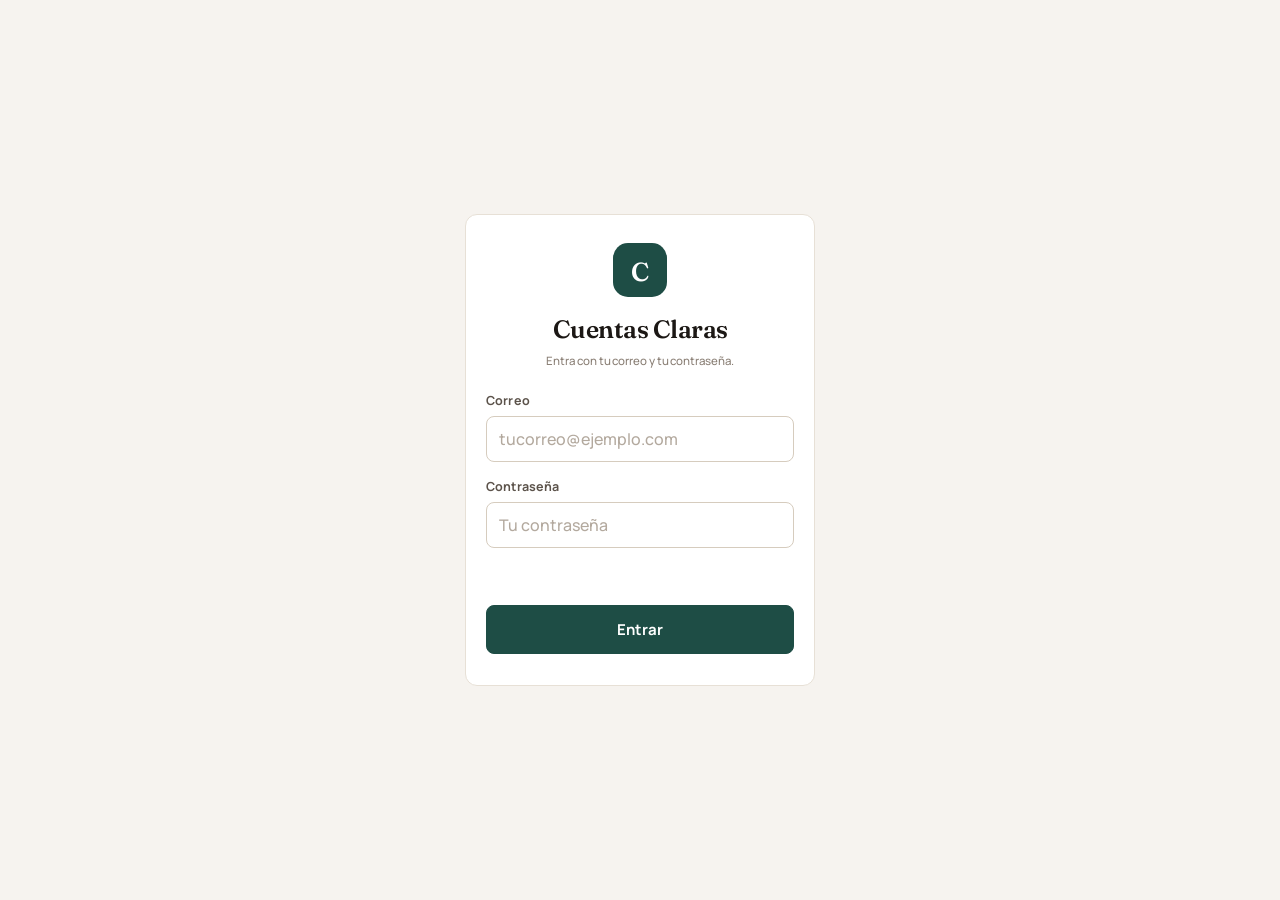
<file: index.html>
<!DOCTYPE html>
<html lang="es-CO">
<head>
<meta charset="utf-8">
<meta name="viewport" content="width=device-width, initial-scale=1, viewport-fit=cover">
<meta name="theme-color" content="#0f766e">
<title>Cuentas Claras</title>
<link rel="manifest" href="manifest.webmanifest">
<link rel="icon" href="icons/icon-192.png">
<link rel="apple-touch-icon" href="icons/icon-192.png">
<meta name="apple-mobile-web-app-capable" content="yes">
<meta name="apple-mobile-web-app-title" content="Cuentas Claras">
<link rel="stylesheet" href="tokens.css">
<link rel="stylesheet" href="styles.css">
</head>
<body>

<!-- ============ ENTRAR ============ -->
<!-- Se ve antes que nada: sin sesión no se carga ningún dato. -->
<div class="portada" id="pantallaEntrar" hidden>
  <div class="portada-caja">
    <span class="portada-ico">C</span>
    <h1>Cuentas Claras</h1>
    <p class="ayuda centro">Entra con tu correo y tu contraseña.</p>
    <form id="formEntrar" autocomplete="on">
      <label for="eCorreo">Correo</label>
      <input type="email" id="eCorreo" required autocomplete="username" inputmode="email" placeholder="tucorreo@ejemplo.com">

      <label for="eClave">Contraseña</label>
      <input type="password" id="eClave" required autocomplete="current-password" placeholder="Tu contraseña">

      <p class="ayuda" id="entrarAviso"></p>
      <button class="btn ancho" id="btnEntrar" type="submit">Entrar</button>
    </form>
  </div>
</div>

<div class="portada" id="cargando" hidden>
  <div class="portada-caja">
    <span class="portada-ico">C</span>
    <p class="ayuda centro">Cargando tus datos…</p>
  </div>
</div>

<p class="barra-sinred" id="barraSinRed" hidden></p>

<header class="topbar">
  <button class="selector-tienda" id="btnTienda" aria-label="Cambiar de tienda">
    <span class="st-ico" id="iconoTienda">C</span>
    <span class="st-txt">
      <span class="st-nombre" id="nombreTienda">Cuentas Claras</span>
      <span class="st-sub" id="tituloVista">Inventario</span>
    </span>
    <span class="st-caret"><svg width="15" height="15" viewBox="0 0 24 24" fill="none" stroke="currentColor" stroke-width="2.2" stroke-linecap="round" stroke-linejoin="round"><path d="m6 9 6 6 6-6"/></svg></span>
  </button>
  <button class="icon-btn" id="btnMenu" aria-label="Opciones">
    <svg width="21" height="21" viewBox="0 0 24 24" fill="none" stroke="currentColor" stroke-width="1.7" stroke-linecap="round"><path d="M4 7.5h8.5"/><path d="M17.5 7.5H20"/><circle cx="15" cy="7.5" r="2.3"/><path d="M4 16.5h2.5"/><path d="M11.5 16.5H20"/><circle cx="9" cy="16.5" r="2.3"/></svg>
  </button>
</header>

<main id="main">

  <!-- ============ INVENTARIO ============ -->
  <section class="vista" id="vista-inventario">
    <div class="totales">
      <div class="total-item">
        <span class="total-lbl">Invertido</span>
        <strong class="total-val" id="totInvertido">$0</strong>
        <span class="total-sub">precio de compra</span>
      </div>
      <div class="total-item">
        <span class="total-lbl">Si vendo todo</span>
        <strong class="total-val" id="totVenta">$0</strong>
        <span class="total-sub">precio de venta</span>
      </div>
      <div class="total-item destacado">
        <span class="total-lbl">Ganancia</span>
        <strong class="total-val" id="totGanancia">$0</strong>
        <span class="total-sub" id="totUnidades">0 unidades</span>
      </div>
    </div>
    <p class="nota-filtro" id="notaFiltro"></p>
    <p class="nota-sincosto" id="notaSinCosto"></p>

    <div class="barra-busqueda">
      <input type="search" id="buscar" placeholder="Buscar producto..." autocomplete="off">
      <select id="orden" aria-label="Ordenar">
        <option value="nombre">A - Z</option>
        <option value="precioDesc">Precio: mayor a menor</option>
        <option value="precioAsc">Precio: menor a mayor</option>
        <option value="unidades">Menos unidades</option>
        <option value="ganancia">Más ganancia</option>
        <option value="reciente">Más reciente</option>
      </select>
    </div>

    <div class="chips-cat" id="filtroCategorias"></div>

    <div id="listaInventario" class="lista"></div>
  </section>

  <!-- ============ VENTAS ============ -->
  <section class="vista oculto" id="vista-ventas">
    <div class="periodo" data-periodo-de="ventas"></div>
    <div class="totales">
      <div class="total-item">
        <span class="total-lbl">Vendido</span>
        <strong class="total-val" id="vtaTotal">$0</strong>
        <span class="total-sub" id="vtaUnidades">0 unidades</span>
      </div>
      <div class="total-item">
        <span class="total-lbl">Costo</span>
        <strong class="total-val" id="vtaCosto">$0</strong>
        <span class="total-sub">lo que te costó</span>
      </div>
      <div class="total-item destacado">
        <span class="total-lbl">Ganancia</span>
        <strong class="total-val" id="vtaGanancia">$0</strong>
        <span class="total-sub">de estas ventas</span>
      </div>
    </div>
    <p class="nota-sincosto" id="notaVentasSinCosto"></p>
    <div id="listaVentas" class="lista"></div>
  </section>

  <!-- ============ GASTOS ============ -->
  <section class="vista oculto" id="vista-gastos">
    <div class="periodo" data-periodo-de="gastos"></div>
    <div class="totales">
      <div class="total-item ancho rojo">
        <span class="total-lbl">Total de gastos</span>
        <strong class="total-val" id="gasTotal">$0</strong>
        <span class="total-sub" id="gasCantidad">0 registros</span>
      </div>
    </div>
    <div id="resumenCategorias" class="cat-resumen"></div>
    <div id="listaGastos" class="lista"></div>
  </section>

  <!-- ============ RESUMEN ============ -->
  <section class="vista oculto" id="vista-resumen">
    <div class="periodo" data-periodo-de="resumen"></div>

    <div class="tarjeta">
      <h2>Cómo te fue</h2>
      <table class="tabla-resumen">
        <tr><td>Ventas</td><td id="rsVentas">$0</td></tr>
        <tr><td>Costo de lo vendido</td><td id="rsCosto" class="neg">$0</td></tr>
        <tr class="sub"><td>Ganancia de las ventas</td><td id="rsBruta">$0</td></tr>
        <tr><td>Gastos</td><td id="rsGastos" class="neg">$0</td></tr>
        <tr class="final"><td>Te quedaron</td><td id="rsNeta">$0</td></tr>
      </table>
      <p class="nota-sincosto" id="notaResumenSinCosto"></p>
    </div>

    <div class="tarjeta">
      <h2>Lo que más vendiste</h2>
      <div id="topProductos" class="mini-lista"></div>
    </div>

    <div class="tarjeta">
      <h2>Tu inventario hoy</h2>
      <table class="tabla-resumen">
        <tr><td>Productos distintos</td><td id="rsProductos">0</td></tr>
        <tr><td>Unidades en total</td><td id="rsUnidades">0</td></tr>
        <tr><td>Invertido en mercancía</td><td id="rsInvertido">$0</td></tr>
        <tr class="sub"><td>Ganancia si vendes todo</td><td id="rsPotencial">$0</td></tr>
      </table>
    </div>

    <div class="tarjeta">
      <h2>Copia de seguridad</h2>
      <p class="ayuda">Tus datos viven en la nube y puedes abrirlos desde cualquier celular. Aun así, guarda una copia de vez en cuando: es tuya y no depende de nadie.</p>
      <p class="ayuda" id="estadoCopia"></p>
      <div class="fila-btns">
        <button class="btn secundario" id="btnExportar">Guardar copia</button>
        <button class="btn secundario" id="btnImportar">Restaurar copia</button>
      </div>
      <input type="file" id="archivoImportar" accept=".json,application/json" hidden>
    </div>
  </section>

</main>

<button class="fab" id="fab" aria-label="Añadir">
  <svg width="24" height="24" viewBox="0 0 24 24" fill="none" stroke="currentColor" stroke-width="2.1" stroke-linecap="round"><path d="M12 5.5v13"/><path d="M5.5 12h13"/></svg>
</button>

<nav class="tabs">
  <button class="tab activa" data-vista="inventario">
    <span class="tab-ico"><svg width="23" height="23" viewBox="0 0 24 24" fill="none" stroke="currentColor" stroke-width="1.6" stroke-linecap="round" stroke-linejoin="round"><path d="M3 8.2 12 3.6l9 4.6v7.6L12 20.4l-9-4.6z"/><path d="M3 8.2 12 12.8l9-4.6"/><path d="M12 12.8v7.6"/></svg></span>
    Inventario
  </button>
  <button class="tab" data-vista="ventas">
    <span class="tab-ico"><svg width="23" height="23" viewBox="0 0 24 24" fill="none" stroke="currentColor" stroke-width="1.6" stroke-linecap="round" stroke-linejoin="round"><path d="M6 3.2h12v17.6l-3-1.7-3 1.7-3-1.7-3 1.7z"/><path d="M9.4 8.4h5.2"/><path d="M9.4 12.4h5.2"/></svg></span>
    Ventas
  </button>
  <button class="tab" data-vista="gastos">
    <span class="tab-ico"><svg width="23" height="23" viewBox="0 0 24 24" fill="none" stroke="currentColor" stroke-width="1.6" stroke-linecap="round" stroke-linejoin="round"><path d="M3 7.6A2.6 2.6 0 0 1 5.6 5H18a2 2 0 0 1 2 2v10a2 2 0 0 1-2 2H5.6A2.6 2.6 0 0 1 3 16.4z"/><path d="M3 7.6h15"/><circle cx="16.4" cy="12" r="1.25"/></svg></span>
    Gastos
  </button>
  <button class="tab" data-vista="resumen">
    <span class="tab-ico"><svg width="23" height="23" viewBox="0 0 24 24" fill="none" stroke="currentColor" stroke-width="1.6" stroke-linecap="round" stroke-linejoin="round"><path d="M3.4 20.2h17.2"/><path d="M6.6 20.2V11"/><path d="M12 20.2V4.4"/><path d="M17.4 20.2v-6.4"/></svg></span>
    Resumen
  </button>
</nav>

<!-- ============ MODAL: PRODUCTO ============ -->
<div class="fondo-modal oculto" id="modalProducto">
  <div class="modal">
    <div class="modal-cab">
      <h2 id="tituloProducto">Nuevo producto</h2>
      <button class="icon-btn" data-cerrar aria-label="Cerrar"><svg width="20" height="20" viewBox="0 0 24 24" fill="none" stroke="currentColor" stroke-width="1.8" stroke-linecap="round"><path d="m6 6 12 12"/><path d="M18 6 6 18"/></svg></button>
    </div>
    <form id="formProducto" class="modal-cuerpo">
      <input type="hidden" id="pId">

      <label for="pNombre">Nombre del producto</label>
      <input type="text" id="pNombre" required placeholder="Ej: Labial Gege Bear" autocomplete="off">

      <div class="dos-columnas">
        <div>
          <label for="pCompra">Precio de compra</label>
          <input type="text" inputmode="numeric" id="pCompra" placeholder="No lo sé">
          <span class="ayuda">Opcional: déjalo vacío</span>
        </div>
        <div>
          <label for="pVenta">Precio de venta</label>
          <input type="text" inputmode="numeric" id="pVenta" placeholder="0" required>
          <span class="ayuda">Lo que cobras</span>
        </div>
      </div>

      <div class="aviso-ganancia" id="avisoGanancia">Ganas <strong>$0</strong> por unidad</div>

      <!-- Un producto sin tonos lleva unas unidades y ya. Si viene en varios
           tonos, cada tono lleva las suyas y esta casilla desaparece. -->
      <div class="dos-columnas" id="filaUnidades">
        <div>
          <label for="pUnidades">Unidades</label>
          <input type="number" id="pUnidades" min="0" step="1" value="1" inputmode="numeric">
        </div>
        <div>
          <label for="pMinimo">Avisar cuando queden</label>
          <input type="number" id="pMinimo" min="0" step="1" value="1" inputmode="numeric">
        </div>
      </div>

      <div id="bloqueMinimo" hidden>
        <label for="pMinimo2">Avisar cuando queden</label>
        <input type="number" id="pMinimo2" min="0" step="1" value="1" inputmode="numeric">
      </div>

      <label class="palanca" id="palancaTonos">
        <input type="checkbox" id="pTieneTonos">
        <span class="palanca-pista" aria-hidden="true"></span>
        <span class="palanca-txt">Viene en varios tonos</span>
      </label>
      <span class="ayuda">Para labiales, bases, esmaltes... Cada tono lleva sus propias unidades y se descuenta por separado al venderlo. Toca el cuadrito de la cámara para ponerle a cada tono su foto: es la que verá la clienta al elegirlo.</span>

      <div id="bloqueTonos" hidden>
        <div class="tonos-lista" id="listaTonos"></div>
        <button type="button" class="btn secundario ancho" id="btnAnadirTono">Añadir tono</button>
        <input type="file" id="archivoFotoTono" accept="image/*" hidden>
        <p class="ayuda" id="resumenTonos"></p>
      </div>

      <label for="pTienda">Tienda</label>
      <select id="pTienda"></select>
      <span class="ayuda">Cámbiala para mover el producto a otra tienda</span>

      <label for="pCategoria">Categoría (opcional)</label>
      <input type="text" id="pCategoria" list="categoriasProducto" placeholder="Ej: Aretes" autocomplete="off">
      <datalist id="categoriasProducto"></datalist>
      <span class="ayuda">Sirve para filtrar después: aretes, collares, labiales...</span>

      <datalist id="tonosProducto"></datalist>

      <label for="pNotas">Nota privada (opcional)</label>
      <textarea id="pNotas" rows="2" placeholder="Proveedor, color, presentación..."></textarea>
      <span class="ayuda">Solo la ves tú. Nunca sale en el catálogo.</span>

      <div class="aparte">
        <span class="aparte-tit">Catálogo público</span>

        <label class="palanca">
          <input type="checkbox" id="pPublicado">
          <span class="palanca-pista" aria-hidden="true"></span>
          <span class="palanca-txt">Mostrar este producto</span>
        </label>
        <span class="ayuda" id="pPublicadoAyuda"></span>

        <label for="pDescripcion">Descripción para el cliente (opcional)</label>
        <textarea id="pDescripcion" rows="2" placeholder="Material, medidas, cómo se usa..."></textarea>

        <label>Fotos</label>
        <div class="tira-fotos" id="pFotos"></div>
        <button type="button" class="btn secundario ancho" id="btnAnadirFoto">Añadir foto</button>
        <input type="file" id="archivoFoto" accept="image/*" hidden>
        <span class="ayuda">La primera foto es la que se ve en la lista. Sin fotos se muestra la inicial del producto.</span>
      </div>

      <div class="fila-btns">
        <button type="button" class="btn peligro" id="btnBorrarProducto" hidden>Borrar</button>
        <button type="submit" class="btn">Guardar</button>
      </div>
    </form>
  </div>
</div>

<!-- ============ MODAL: VENDER ============ -->
<div class="fondo-modal oculto" id="modalVenta">
  <div class="modal">
    <div class="modal-cab">
      <h2>Registrar venta</h2>
      <button class="icon-btn" data-cerrar aria-label="Cerrar"><svg width="20" height="20" viewBox="0 0 24 24" fill="none" stroke="currentColor" stroke-width="1.8" stroke-linecap="round"><path d="m6 6 12 12"/><path d="M18 6 6 18"/></svg></button>
    </div>
    <form id="formVenta" class="modal-cuerpo">
      <input type="hidden" id="vProductoId">
      <p class="producto-vendido" id="vNombre"></p>

      <div class="dos-columnas">
        <div>
          <label for="vCantidad">Cantidad</label>
          <div class="stepper">
            <button type="button" class="paso" data-paso="-1">&minus;</button>
            <input type="number" id="vCantidad" min="1" step="1" value="1" inputmode="numeric">
            <button type="button" class="paso" data-paso="1">+</button>
          </div>
          <span class="ayuda" id="vDisponible"></span>
        </div>
        <div>
          <label for="vPrecio">Precio de venta c/u</label>
          <input type="text" inputmode="numeric" id="vPrecio" required>
          <span class="ayuda">Cámbialo si diste rebaja</span>
        </div>
      </div>

      <div class="resumen-venta">
        <div><span>Total de la venta</span><strong id="vTotal">$0</strong></div>
        <div class="ganancia"><span>Tu ganancia</span><strong id="vGanancia">$0</strong></div>
      </div>

      <div class="fila-btns">
        <button type="submit" class="btn">Confirmar venta</button>
      </div>
    </form>
  </div>
</div>

<!-- ============ MODAL: GASTO ============ -->
<div class="fondo-modal oculto" id="modalGasto">
  <div class="modal">
    <div class="modal-cab">
      <h2 id="tituloGasto">Nuevo gasto</h2>
      <button class="icon-btn" data-cerrar aria-label="Cerrar"><svg width="20" height="20" viewBox="0 0 24 24" fill="none" stroke="currentColor" stroke-width="1.8" stroke-linecap="round"><path d="m6 6 12 12"/><path d="M18 6 6 18"/></svg></button>
    </div>
    <form id="formGasto" class="modal-cuerpo">
      <input type="hidden" id="gId">

      <label for="gMonto">Valor del gasto</label>
      <input type="text" inputmode="numeric" id="gMonto" placeholder="0" required>

      <label for="gCategoria">Categoría</label>
      <select id="gCategoria">
        <option>Mercancía</option>
        <option>Transporte / envíos</option>
        <option>Servicios (luz, agua, internet)</option>
        <option>Arriendo</option>
        <option>Publicidad</option>
        <option>Empaques y bolsas</option>
        <option>Personal</option>
        <option>Otro</option>
      </select>

      <label for="gDescripcion">Descripción (opcional)</label>
      <input type="text" id="gDescripcion" placeholder="Ej: Domicilio pedido Bogotá" autocomplete="off">

      <div class="dos-columnas">
        <div>
          <label for="gFecha">Fecha</label>
          <input type="date" id="gFecha" required>
        </div>
        <div>
          <label for="gProveedor">Proveedor (opcional)</label>
          <input type="text" id="gProveedor" autocomplete="off">
        </div>
      </div>

      <div class="fila-btns">
        <button type="button" class="btn peligro" id="btnBorrarGasto" hidden>Borrar</button>
        <button type="submit" class="btn">Guardar</button>
      </div>
    </form>
  </div>
</div>

<!-- ============ MODAL: TIENDAS ============ -->
<div class="fondo-modal oculto" id="modalTiendas">
  <div class="modal">
    <div class="modal-cab">
      <h2>Mis tiendas</h2>
      <button class="icon-btn" data-cerrar aria-label="Cerrar"><svg width="20" height="20" viewBox="0 0 24 24" fill="none" stroke="currentColor" stroke-width="1.8" stroke-linecap="round"><path d="m6 6 12 12"/><path d="M18 6 6 18"/></svg></button>
    </div>
    <div class="modal-cuerpo">
      <div id="listaTiendas" class="lista-tiendas"></div>
      <button class="btn secundario ancho" id="btnAnadirTienda">Añadir otra tienda</button>
      <p class="ayuda centro">Cada tienda tiene su propio inventario, sus ventas y sus gastos.<br>Son independientes entre sí.</p>
    </div>
  </div>
</div>

<!-- ============ MODAL: EDITAR TIENDA ============ -->
<div class="fondo-modal oculto" id="modalEditarTienda">
  <div class="modal">
    <div class="modal-cab">
      <h2 id="tituloEditarTienda">Editar tienda</h2>
      <button class="icon-btn" data-cerrar aria-label="Cerrar"><svg width="20" height="20" viewBox="0 0 24 24" fill="none" stroke="currentColor" stroke-width="1.8" stroke-linecap="round"><path d="m6 6 12 12"/><path d="M18 6 6 18"/></svg></button>
    </div>
    <form id="formTienda" class="modal-cuerpo">
      <input type="hidden" id="tId">

      <div class="previa-tienda" id="previaTienda">
        <span class="previa-ico" id="previaIco"></span>
        <span class="previa-nombre" id="previaNombre">Mi tienda</span>
      </div>

      <label for="tNombre">Nombre de la tienda</label>
      <input type="text" id="tNombre" required autocomplete="off" placeholder="Ej: Venusstore">

      <label>Color de la tienda</label>
      <div class="rejilla-colores" id="rejillaColores"></div>
      <span class="ayuda">El monograma sale de la inicial del nombre.</span>

      <div class="aparte">
        <span class="aparte-tit">Catálogo público</span>
        <label class="palanca">
          <input type="checkbox" id="tPublicada">
          <span class="palanca-pista" aria-hidden="true"></span>
          <span class="palanca-txt">Vender esta tienda en el catálogo</span>
        </label>
        <span class="ayuda">Si la apagas, todos sus productos desaparecen del catálogo de golpe, aunque estén marcados uno a uno.</span>
      </div>

      <div class="fila-btns">
        <button type="submit" class="btn">Guardar</button>
      </div>
    </form>
  </div>
</div>

<!-- ============ MENÚ ============ -->
<div class="fondo-modal oculto" id="modalMenu">
  <div class="modal">
    <div class="modal-cab">
      <h2>Opciones</h2>
      <button class="icon-btn" data-cerrar aria-label="Cerrar"><svg width="20" height="20" viewBox="0 0 24 24" fill="none" stroke="currentColor" stroke-width="1.8" stroke-linecap="round"><path d="m6 6 12 12"/><path d="M18 6 6 18"/></svg></button>
    </div>
    <div class="modal-cuerpo">
      <button class="btn secundario ancho" id="btnTiendaPublica">Tienda pública</button>
      <button class="btn secundario ancho" id="btnExportar2">Guardar copia de seguridad</button>
      <button class="btn secundario ancho" id="btnImportar2">Restaurar copia</button>
      <button class="btn secundario ancho" id="btnSalir">Cerrar sesión</button>
      <button class="btn peligro ancho" id="btnBorrarTodo">Borrar todos los datos</button>
      <p class="ayuda centro">Cuentas Claras &middot; v2.0<br>Tus datos viven en la nube, con tu cuenta.</p>
    </div>
  </div>
</div>

<!-- ============ TIENDA PÚBLICA ============ -->
<div class="fondo-modal oculto" id="modalPublica">
  <div class="modal">
    <div class="modal-cab">
      <h2>Tienda pública</h2>
      <button class="icon-btn" data-cerrar aria-label="Cerrar"><svg width="20" height="20" viewBox="0 0 24 24" fill="none" stroke="currentColor" stroke-width="1.8" stroke-linecap="round"><path d="m6 6 12 12"/><path d="M18 6 6 18"/></svg></button>
    </div>
    <form id="formPublica" class="modal-cuerpo">
      <label for="cNombre">Nombre del catálogo</label>
      <input type="text" id="cNombre" placeholder="Ej: Lizzmar &amp; Venus" autocomplete="off">
      <span class="ayuda">Es el título grande que ve el cliente al entrar.</span>

      <label for="cWhatsapp">WhatsApp para los pedidos</label>
      <input type="tel" id="cWhatsapp" inputmode="tel" placeholder="300 123 4567" autocomplete="off">
      <span class="ayuda">El número al que llegan los pedidos. Si es colombiano de 10 dígitos, el 57 se añade solo.</span>

      <label for="cSaludo">Cómo empieza el mensaje</label>
      <input type="text" id="cSaludo" placeholder="Hola, quiero pedir:" autocomplete="off">

      <label>Color del catálogo</label>
      <div class="rejilla-colores" id="coloresCatalogo"></div>

      <div class="fila-btns">
        <button type="submit" class="btn">Guardar</button>
      </div>

      <a class="btn secundario ancho centrado" id="verCatalogo" href="catalogo.html" target="_blank" rel="noopener">Ver el catálogo</a>
      <p class="ayuda centro" id="estadoPublica"></p>
    </form>
  </div>
</div>

<div class="aviso" id="aviso"></div>

<script src="vendor/supabase.js"></script>
<script src="supabase-config.js"></script>
<script src="datos.js"></script>
<script src="app.js"></script>
</body>
</html>
</file>
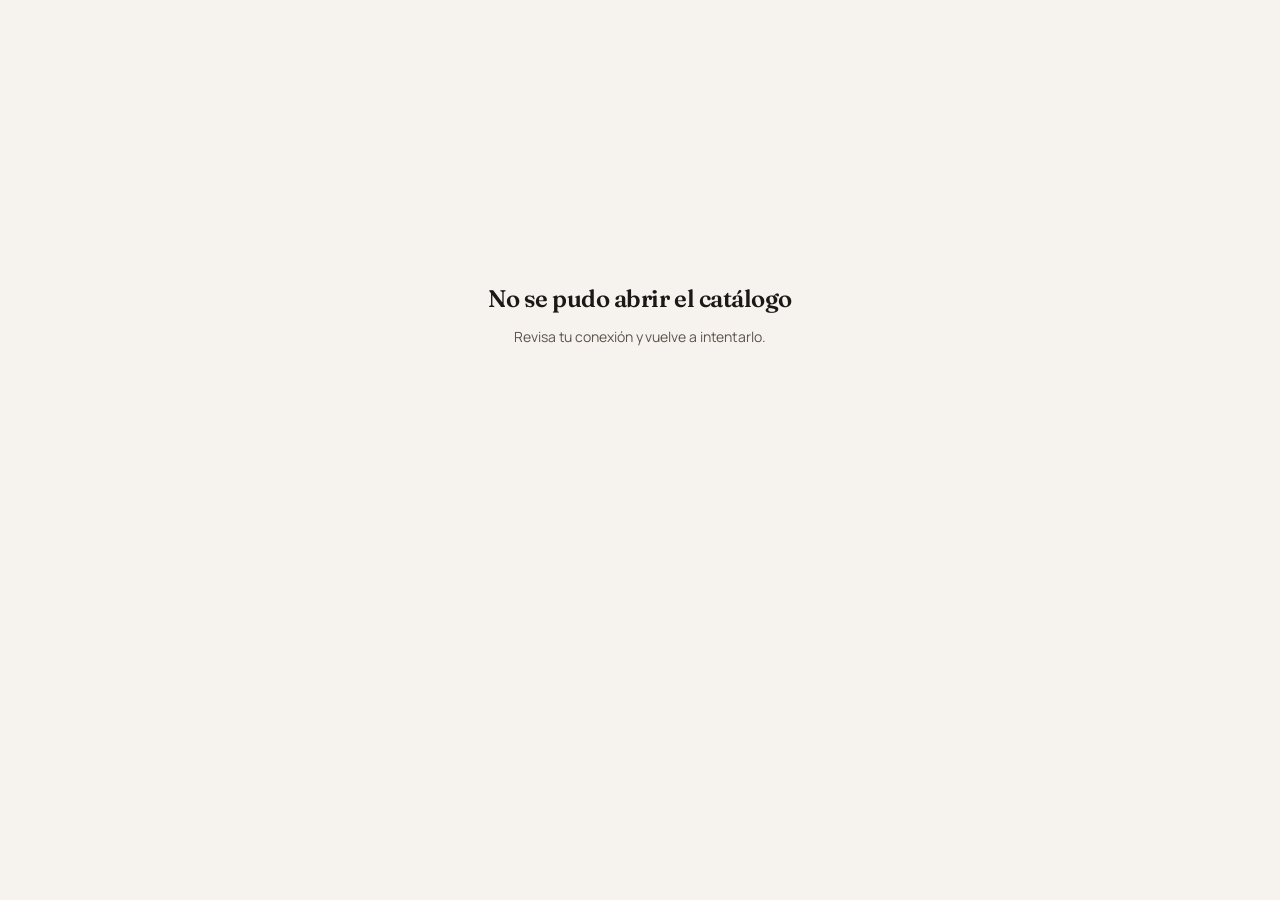
<file: catalogo.html>
<!DOCTYPE html>
<html lang="es-CO">
<head>
<meta charset="utf-8">
<meta name="viewport" content="width=device-width, initial-scale=1, viewport-fit=cover">
<meta name="theme-color" content="#f6f3ef">
<title>Catálogo</title>
<meta name="description" content="Catálogo de productos disponibles. Pide por WhatsApp.">
<link rel="icon" href="icons/icon-192.png">
<link rel="stylesheet" href="tokens.css">
<link rel="stylesheet" href="catalogo.css">
</head>
<body>

<!-- Mientras cargan los productos, y por si algo falla. -->
<div class="estado" id="estado">
  <h2>Cargando…</h2>
</div>

<div id="tienda" hidden>

  <header class="cab">
    <span class="rotulo">Catálogo</span>
    <!-- El logo lleva los dos nombres dentro. Si la imagen no carga, el
         título vuelve a escribirse con tipografía. -->
    <h1 id="cabNombre"><img class="cab-logo" id="cabLogo" src="icons/logos.webp" alt="" width="900" height="418"></h1>
    <p class="cab-sub" id="cabSub">Elige lo que quieras y te llega el pedido por WhatsApp.</p>
  </header>

  <!-- Buscador y categorías viajan juntos al hacer scroll. -->
  <div class="barra-fija">
    <form class="buscador" id="formBuscar" role="search" autocomplete="off">
      <svg width="17" height="17" viewBox="0 0 24 24" fill="none" stroke="currentColor" stroke-width="1.8" stroke-linecap="round" aria-hidden="true"><circle cx="10.5" cy="10.5" r="6.5"/><path d="m15.5 15.5 5 5"/></svg>
      <input type="search" id="buscar" placeholder="Buscar en el catálogo" enterkeyhint="search" aria-label="Buscar en el catálogo">
      <button type="button" class="limpiar" id="limpiarBusqueda" aria-label="Borrar búsqueda" hidden>
        <svg width="15" height="15" viewBox="0 0 24 24" fill="none" stroke="currentColor" stroke-width="2" stroke-linecap="round"><path d="m6 6 12 12"/><path d="M18 6 6 18"/></svg>
      </button>
    </form>
    <nav class="filtros" id="filtros" aria-label="Categorías"></nav>
  </div>

  <main class="rejilla" id="rejilla"></main>

  <footer class="pie">
    <p class="pie-marca" id="pieNombre"></p>
    <p id="pieSub">Escríbenos por WhatsApp y coordinamos entrega y pago.</p>
  </footer>

</div>

<!-- Barra inferior: solo aparece cuando hay algo en el pedido. -->
<button class="barra-pedido" id="barraPedido" hidden>
  <span>
    <span class="rotulo" id="barraCuenta"></span>
    <b class="cifra" id="barraTotal"></b>
  </span>
  <span class="ver">Ver pedido</span>
</button>

<!-- Para escribir por WhatsApp sin enviar ningún pedido. -->
<a class="wa-flotante" id="waContacto" target="_blank" rel="noopener" aria-label="Escríbenos por WhatsApp" hidden>
  <svg width="28" height="28" viewBox="0 0 24 24" fill="none" stroke="currentColor" stroke-width="1.7" stroke-linecap="round" stroke-linejoin="round" aria-hidden="true"><path d="M20.5 11.6a8.4 8.4 0 0 1-12.3 7.4L3.5 20.5l1.6-4.6A8.4 8.4 0 1 1 20.5 11.6z"/><path d="M8.8 8.4c.3-.6 1.2-.6 1.5 0l.6 1.2-.7 1a5 5 0 0 0 2.6 2.6l1-.7 1.2.6c.6.3.6 1.2 0 1.5-1.4.8-3.2.3-4.8-1.2S8 9.8 8.8 8.4z"/></svg>
</a>

<!-- ============ FICHA DE UN PRODUCTO ============ -->
<div class="hoja" id="hojaProducto" hidden>
  <div class="hoja-caja">
    <div class="hoja-cab">
      <h2>Producto</h2>
      <button class="cerrar" data-cerrar="hojaProducto" aria-label="Cerrar">
        <svg width="22" height="22" viewBox="0 0 24 24" fill="none" stroke="currentColor" stroke-width="1.7" stroke-linecap="round"><path d="m6 6 12 12"/><path d="M18 6 6 18"/></svg>
      </button>
    </div>
    <div id="fichaCuerpo"></div>
  </div>
</div>

<!-- ============ EL PEDIDO ============ -->
<div class="hoja" id="hojaPedido" hidden>
  <div class="hoja-caja">
    <div class="hoja-cab">
      <h2>Tu pedido</h2>
      <button class="cerrar" data-cerrar="hojaPedido" aria-label="Cerrar">
        <svg width="22" height="22" viewBox="0 0 24 24" fill="none" stroke="currentColor" stroke-width="1.7" stroke-linecap="round"><path d="m6 6 12 12"/><path d="M18 6 6 18"/></svg>
      </button>
    </div>
    <div id="pedidoCuerpo"></div>
  </div>
</div>

<!-- ============ UNA FOTO DE CERCA ============ -->
<div class="visor" id="visor" hidden>
  <img id="visorImg" alt="" draggable="false">
  <button class="visor-cerrar" id="visorCerrar" aria-label="Cerrar">
    <svg width="22" height="22" viewBox="0 0 24 24" fill="none" stroke="currentColor" stroke-width="1.8" stroke-linecap="round"><path d="m6 6 12 12"/><path d="M18 6 6 18"/></svg>
  </button>
  <p class="visor-ayuda">Pellizca o toca dos veces para acercar</p>
</div>

<script src="vendor/supabase.js"></script>
<script src="supabase-config.js"></script>
<script src="catalogo.js"></script>
</body>
</html>
</file>
<file: tokens.css>
/* ============================================================
   Cuentas Claras — tokens comunes
   Tipografías, paleta y radios que comparten el panel (styles.css)
   y el catálogo público (catalogo.css). Un solo sitio donde tocarlos,
   para que el monograma, el color de la barra de Android y el catálogo
   no se desincronicen nunca.
   Los hex de TEMAS en app.js tienen que coincidir con --marca de aquí.
   ============================================================ */

@font-face{
  font-family:'Fraunces';
  src:url('fonts/fraunces.woff2') format('woff2-variations'),
      url('fonts/fraunces.woff2') format('woff2');
  font-weight:500 700;
  font-display:swap;
  font-style:normal;
}
@font-face{
  font-family:'Manrope';
  src:url('fonts/manrope.woff2') format('woff2-variations'),
      url('fonts/manrope.woff2') format('woff2');
  font-weight:400 800;
  font-display:swap;
  font-style:normal;
}

:root{
  --serif:'Fraunces',Georgia,'Times New Roman',serif;
  --sans:'Manrope',system-ui,-apple-system,'Segoe UI',Roboto,sans-serif;

  /* Neutros cálidos: papel, no gris de plantilla. */
  --tinta:#1c1815;
  --tinta-media:#5c534b;
  --tinta-suave:#8a7f75;
  --papel:#f6f3ef;
  --tarjeta:#ffffff;
  --linea:#e7e0d6;
  --linea-fuerte:#d6ccbe;

  --rojo:#a03226;
  --rojo-suave:#f7e7e4;
  --ambar:#8a6414;
  --ambar-suave:#faf1dc;

  /* Tema por defecto; cada tienda lo reemplaza abajo. */
  --marca:#1e4d45;
  --marca-claro:#4c8a7c;
  --marca-suave:#dcebe6;
  --marca-tenue:#f0f6f4;

  --r-chico:8px;
  --r:12px;
  --r-grande:16px;
}

/* --- identidad por tienda: tonos profundos, no colores de paleta genérica --- */
body[data-tema="dorado"]{ --marca:#6b4f1d; --marca-claro:#a9863f; --marca-suave:#f0e6d2; --marca-tenue:#faf5ea; }
body[data-tema="rosa"]  { --marca:#7a2540; --marca-claro:#b85c7e; --marca-suave:#f6e3e9; --marca-tenue:#fcf2f5; }
body[data-tema="verde"] { --marca:#1e4d45; --marca-claro:#4c8a7c; --marca-suave:#dcebe6; --marca-tenue:#f0f6f4; }
body[data-tema="morado"]{ --marca:#43305e; --marca-claro:#7c63a3; --marca-suave:#e7dff2; --marca-tenue:#f4f0fa; }
body[data-tema="azul"]  { --marca:#1e3a5f; --marca-claro:#4e7ca8; --marca-suave:#dde8f2; --marca-tenue:#eff4f9; }
body[data-tema="coral"] { --marca:#7a2e22; --marca-claro:#b9604a; --marca-suave:#f5dfd9; --marca-tenue:#faefeb; }
</file>
<file: styles.css>
/* ============================================================
   Cuentas Claras — hoja de estilos
   Los tipos y la paleta viven en tokens.css, compartidos con el
   catálogo público. Aquí va solo la pantalla del panel.
   ============================================================ */

*{box-sizing:border-box;-webkit-tap-highlight-color:transparent}
html,body{margin:0;padding:0}

body{
  font-family:var(--sans);
  background:var(--papel);
  color:var(--tinta);
  font-size:16px;
  line-height:1.45;
  letter-spacing:-0.005em;
  padding-bottom:calc(78px + env(safe-area-inset-bottom));
  overscroll-behavior-y:contain;
  -webkit-font-smoothing:antialiased;
}

.oculto{display:none !important}

/* El atributo `hidden` tiene que ganar: varios bloques traen display:grid
   o display:flex, que si no lo dejarían visible. */
[hidden]{display:none !important}

/* Las cifras nunca bailan al cambiar de valor. */
.total-val,.mov-val,.item-cant,.tabla-resumen td:last-child,
.resumen-venta strong,.mini-fila b,.chip-cat b,.item-precios b{
  font-variant-numeric:tabular-nums lining-nums;
  font-feature-settings:'tnum' 1,'lnum' 1;
}

svg{display:block;flex:0 0 auto}

/* ================= barra superior ================= */
.topbar{
  position:sticky;top:0;z-index:30;
  background:var(--marca);
  color:#fff;
  padding:calc(10px + env(safe-area-inset-top)) 12px 10px 10px;
  display:flex;align-items:center;gap:8px;
  transition:background .28s ease;
}

.icon-btn{
  background:transparent;border:0;color:inherit;cursor:pointer;
  padding:8px;border-radius:10px;display:flex;align-items:center;justify-content:center;
  font-family:inherit;font-size:18px;line-height:1;
}
.icon-btn:active{background:rgba(0,0,0,.08)}
.topbar .icon-btn:active{background:rgba(255,255,255,.18)}

.selector-tienda{
  display:flex;align-items:center;gap:11px;
  background:transparent;border:0;border-radius:12px;
  padding:4px 8px 4px 4px;color:#fff;font-family:inherit;cursor:pointer;
  text-align:left;min-width:0;flex:1;
}
.selector-tienda:active{background:rgba(255,255,255,.14)}

/* Monograma: la inicial de la tienda, no un emoji. */
.st-ico{
  flex:0 0 auto;width:40px;height:40px;border-radius:11px;
  background:rgba(255,255,255,.16);
  border:1px solid rgba(255,255,255,.22);
  display:flex;align-items:center;justify-content:center;
  font-family:var(--serif);font-weight:600;font-size:19px;line-height:1;
  padding-top:2px;
}
.st-txt{display:flex;flex-direction:column;min-width:0;line-height:1.15;gap:2px}
.st-nombre{
  font-family:var(--serif);font-size:19px;font-weight:600;letter-spacing:-0.01em;
  white-space:nowrap;overflow:hidden;text-overflow:ellipsis;
}
.st-sub{font-size:10px;opacity:.75;text-transform:uppercase;letter-spacing:.14em;font-weight:700}
.st-caret{opacity:.7}

main{padding:14px 14px 8px;max-width:660px;margin:0 auto}

/* ================= tarjetas de totales ================= */
.totales{display:grid;grid-template-columns:1fr 1fr 1fr;gap:8px;margin-bottom:12px}
.total-item{
  background:var(--tarjeta);border:1px solid var(--linea);border-radius:var(--r);
  padding:11px 10px;display:flex;flex-direction:column;gap:3px;
}
.total-item.ancho{grid-column:1 / -1}
.total-item.destacado{background:var(--marca-tenue);border-color:var(--marca-suave)}
.total-item.rojo{background:var(--rojo-suave);border-color:#eed6d1}

.total-lbl{
  font-size:9.5px;color:var(--tinta-suave);text-transform:uppercase;
  letter-spacing:.13em;font-weight:800;
}
.total-val{font-size:17px;font-weight:800;word-break:break-word;letter-spacing:-0.02em}
.total-item.destacado .total-val{color:var(--marca)}
.total-item.rojo .total-val{color:var(--rojo)}
.total-sub{font-size:10px;color:var(--tinta-suave);font-weight:500}

/* ================= notas ================= */
.nota-sincosto,.nota-filtro{
  margin:-2px 0 12px;font-size:12px;line-height:1.4;
  border-radius:var(--r);padding:9px 11px;font-weight:500;
}
.nota-sincosto{color:var(--ambar);background:var(--ambar-suave);border:1px solid #f0e2c4}
.nota-filtro{color:var(--marca);background:var(--marca-tenue);border:1px solid var(--marca-suave);font-weight:600}
.nota-sincosto:empty,.nota-filtro:empty{display:none}

/* ================= búsqueda, orden, filtros ================= */
.barra-busqueda{display:flex;gap:8px;margin-bottom:10px}
.barra-busqueda input{flex:1;min-width:0}
.barra-busqueda select{flex:0 0 auto;max-width:44%}

input,select,textarea{
  width:100%;padding:11px 12px;font-size:16px;font-family:var(--sans);font-weight:500;
  border:1px solid var(--linea-fuerte);border-radius:var(--r-chico);
  background:#fff;color:var(--tinta);
  transition:border-color .15s,box-shadow .15s;
}
input::placeholder,textarea::placeholder{color:#b3a99e}
input:focus,select:focus,textarea:focus{
  outline:0;border-color:var(--marca-claro);
  box-shadow:0 0 0 3px color-mix(in srgb,var(--marca-claro) 18%,transparent);
}
textarea{resize:vertical;line-height:1.5}

.periodo,.chips-cat{
  display:flex;gap:6px;overflow-x:auto;margin-bottom:12px;padding-bottom:2px;
  -webkit-overflow-scrolling:touch;scrollbar-width:none;
}
.periodo::-webkit-scrollbar,.chips-cat::-webkit-scrollbar{display:none}
.chips-cat:empty{display:none}
.periodo button,.chips-cat button{
  flex:0 0 auto;padding:7px 14px;border-radius:999px;
  border:1px solid var(--linea-fuerte);background:#fff;
  font-size:13.5px;font-weight:600;color:var(--tinta-media);
  cursor:pointer;font-family:inherit;transition:all .15s;
}
.periodo button.activo{background:var(--marca);border-color:var(--marca);color:#fff}
.chips-cat button.activo{background:var(--marca-claro);border-color:var(--marca-claro);color:#fff}

/* ================= listas ================= */
.lista{display:flex;flex-direction:column;gap:8px}

.item{
  background:var(--tarjeta);border:1px solid var(--linea);border-radius:var(--r);
  padding:13px;position:relative;overflow:hidden;
}
.item.agotado{opacity:.72}
.item.agotado::before,.item.poco::before{
  content:'';position:absolute;left:0;top:0;bottom:0;width:3px;
}
.item.agotado::before{background:var(--rojo)}
.item.poco::before{background:var(--ambar)}

.item-cab{display:flex;justify-content:space-between;align-items:flex-start;gap:12px}
.item-nombre{
  font-family:var(--serif);font-weight:600;font-size:17px;letter-spacing:-0.01em;
  flex:1;word-break:break-word;line-height:1.25;
}
.item-cant{
  flex:0 0 auto;background:var(--marca-suave);color:var(--marca);
  font-weight:800;font-size:16px;border-radius:var(--r-chico);
  padding:5px 10px;text-align:center;min-width:54px;line-height:1.1;
}
.item.agotado .item-cant{background:var(--rojo-suave);color:var(--rojo)}
.item-cant small{
  display:block;font-size:8.5px;font-weight:800;text-transform:uppercase;
  opacity:.72;letter-spacing:.1em;margin-top:1px;
}

.item-precios{
  display:flex;flex-wrap:wrap;gap:3px 14px;margin-top:9px;
  font-size:12.5px;color:var(--tinta-suave);font-weight:500;
}
.item-precios b{color:var(--tinta);font-weight:700}
.item-precios .gana{color:var(--marca);font-weight:700}
.item-precios .sin-costo{color:var(--ambar);font-weight:600}

.item-cat{
  display:inline-block;margin-top:9px;font-size:10.5px;font-weight:700;
  background:var(--papel);color:var(--tinta-media);
  padding:3px 9px;border-radius:999px;border:1px solid var(--linea);
  text-transform:uppercase;letter-spacing:.06em;
}
.item-nota{margin-top:7px;font-size:12px;color:var(--tinta-suave);line-height:1.45}

.item-acciones{display:flex;gap:7px;margin-top:12px}
.item-acciones button{
  flex:1;padding:10px 6px;border-radius:var(--r-chico);
  border:1px solid var(--linea-fuerte);background:#fff;
  font-size:13.5px;font-weight:700;font-family:inherit;cursor:pointer;color:var(--tinta);
  transition:background .15s;
}
.item-acciones button:active{background:var(--papel)}
.item-acciones .vender{
  background:var(--marca);border-color:var(--marca);color:#fff;flex:1.7;
}
.item-acciones .vender:disabled{background:#e9e3da;border-color:#e9e3da;color:#a49a90}
.item-acciones .mas{flex:0 0 46px;display:flex;align-items:center;justify-content:center}

/* ================= movimientos ================= */
.mov{
  background:var(--tarjeta);border:1px solid var(--linea);border-radius:var(--r);
  padding:12px;display:flex;gap:11px;align-items:center;
}
.mov-txt{flex:1;min-width:0}
.mov-nombre{
  font-family:var(--serif);font-weight:600;font-size:15.5px;
  word-break:break-word;letter-spacing:-0.01em;
}
.mov-meta{font-size:11.5px;color:var(--tinta-suave);margin-top:2px;font-weight:500}
.mov-val{font-weight:800;font-size:15.5px;text-align:right;white-space:nowrap;letter-spacing:-0.02em}
.mov-val small{display:block;font-size:11px;font-weight:700;color:var(--marca-claro);margin-top:1px}
.mov-val.gasto{color:var(--rojo)}
.mov-borrar{
  background:transparent;border:0;color:var(--tinta-suave);cursor:pointer;
  padding:7px;border-radius:var(--r-chico);display:flex;
}
.mov-borrar:active{background:var(--papel);color:var(--tinta)}

.fecha-grupo{
  font-size:10.5px;font-weight:800;color:var(--tinta-suave);
  text-transform:uppercase;letter-spacing:.13em;margin:14px 2px 2px;
}
.fecha-grupo:first-child{margin-top:0}

/* ================= tarjetas de resumen ================= */
.tarjeta{
  background:var(--tarjeta);border:1px solid var(--linea);border-radius:var(--r);
  padding:16px;margin-bottom:12px;
}
.tarjeta h2{
  font-family:var(--serif);font-size:16px;margin:0 0 12px;
  color:var(--tinta);font-weight:600;letter-spacing:-0.01em;
}

.tabla-resumen{width:100%;border-collapse:collapse;font-size:14.5px}
.tabla-resumen td{padding:9px 0;border-bottom:1px solid var(--linea);font-weight:500;color:var(--tinta-media)}
.tabla-resumen td:last-child{text-align:right;font-weight:700;white-space:nowrap;color:var(--tinta)}
.tabla-resumen td.neg,.tabla-resumen td:last-child.neg{color:var(--rojo)}
.tabla-resumen tr.sub td{color:var(--marca);font-weight:700}
.tabla-resumen tr.sub td:last-child{color:var(--marca);font-weight:800}
.tabla-resumen tr.final td{
  border-bottom:0;border-top:1.5px solid var(--tinta);
  font-size:15px;font-weight:700;padding-top:11px;color:var(--tinta);
}
.tabla-resumen tr.final td:last-child{
  font-family:var(--serif);font-size:22px;font-weight:600;color:var(--marca);letter-spacing:-0.02em;
}
.tabla-resumen tr.final td.negativo,.tabla-resumen tr.final td:last-child.negativo{color:var(--rojo)}

.mini-lista{display:flex;flex-direction:column;gap:9px}
.mini-fila{display:flex;justify-content:space-between;gap:12px;font-size:14px;align-items:baseline}
.mini-fila span:first-child{flex:1;word-break:break-word;font-weight:500}
.mini-fila small{color:var(--tinta-suave);font-weight:600}
.mini-fila b{white-space:nowrap;color:var(--tinta);font-weight:700}

.cat-resumen{display:flex;flex-wrap:wrap;gap:6px;margin-bottom:12px}
.chip-cat{
  background:#fff;border:1px solid var(--linea);border-radius:999px;
  padding:6px 12px;font-size:12px;font-weight:600;color:var(--tinta-media);
}
.chip-cat b{color:var(--rojo);margin-left:5px;font-weight:800}

/* ================= vacíos ================= */
.vacio{text-align:center;padding:52px 24px;color:var(--tinta-suave)}
.vacio .emoji{
  display:flex;width:56px;height:56px;margin:0 auto 14px;
  align-items:center;justify-content:center;border-radius:16px;
  background:var(--marca-suave);color:var(--marca);
  font-family:var(--serif);font-size:24px;font-weight:600;
}
.vacio p{margin:5px 0;font-size:14.5px;font-weight:500}
.vacio p strong{
  font-family:var(--serif);font-size:18px;font-weight:600;
  color:var(--tinta);display:block;margin-bottom:3px;
}

/* ================= botones ================= */
.btn{
  background:var(--marca);color:#fff;border:1px solid var(--marca);border-radius:var(--r-chico);
  padding:13px 18px;font-size:15px;font-weight:700;font-family:inherit;cursor:pointer;flex:1;
  letter-spacing:-0.01em;transition:filter .15s;
}
.btn:active{filter:brightness(.9)}
.btn.secundario{background:#fff;color:var(--tinta);border-color:var(--linea-fuerte)}
.btn.peligro{background:#fff;color:var(--rojo);border-color:#e3c4bf}
.btn.ancho{width:100%;margin-bottom:9px;flex:none}
.fila-btns{display:flex;gap:9px;margin-top:20px}

.fab{
  position:fixed;right:16px;bottom:calc(88px + env(safe-area-inset-bottom));z-index:25;
  width:54px;height:54px;border-radius:17px;border:0;
  background:var(--marca);color:#fff;
  display:flex;align-items:center;justify-content:center;
  box-shadow:0 6px 20px -4px color-mix(in srgb,var(--marca) 55%,transparent);
  cursor:pointer;transition:transform .12s;
}
.fab:active{transform:scale(.93)}

/* ================= pestañas ================= */
.tabs{
  position:fixed;bottom:0;left:0;right:0;z-index:30;
  display:flex;background:rgba(255,255,255,.94);
  backdrop-filter:saturate(1.6) blur(12px);
  border-top:1px solid var(--linea);
  padding-bottom:env(safe-area-inset-bottom);
}
.tab{
  flex:1;background:transparent;border:0;padding:9px 2px 9px;
  font-size:10.5px;font-weight:700;color:var(--tinta-suave);cursor:pointer;font-family:inherit;
  display:flex;flex-direction:column;align-items:center;gap:4px;
  letter-spacing:.01em;position:relative;transition:color .18s;
}
.tab-ico{display:flex;opacity:.75;transition:opacity .18s}
.tab.activa{color:var(--marca)}
.tab.activa .tab-ico{opacity:1}
.tab.activa::before{
  content:'';position:absolute;top:0;left:50%;transform:translateX(-50%);
  width:26px;height:2.5px;border-radius:0 0 3px 3px;background:var(--marca);
}

/* ================= modales ================= */
.fondo-modal{
  position:fixed;inset:0;z-index:60;background:rgba(28,24,21,.42);
  backdrop-filter:blur(2px);
  display:flex;align-items:flex-end;justify-content:center;overflow-y:auto;
}
.modal{
  background:#fff;width:100%;max-width:660px;
  border-radius:var(--r-grande) var(--r-grande) 0 0;
  max-height:94vh;display:flex;flex-direction:column;
  animation:subir .22s cubic-bezier(.2,.8,.3,1);
}
@keyframes subir{from{transform:translateY(28px)}to{transform:translateY(0)}}

.modal-cab{
  display:flex;align-items:center;justify-content:space-between;
  padding:15px 12px 14px 18px;border-bottom:1px solid var(--linea);flex:0 0 auto;
}
.modal-cab h2{
  font-family:var(--serif);font-size:18px;margin:0;font-weight:600;letter-spacing:-0.01em;
}
.modal-cab .icon-btn{color:var(--tinta-suave)}

.modal-cuerpo{padding:18px 18px calc(26px + env(safe-area-inset-bottom));overflow-y:auto}
.modal-cuerpo label{
  display:block;font-size:11px;font-weight:800;color:var(--tinta-suave);
  margin:16px 0 6px;text-transform:uppercase;letter-spacing:.1em;
}
.modal-cuerpo label:first-of-type{margin-top:0}
.ayuda{display:block;font-size:11.5px;color:var(--tinta-suave);margin-top:5px;font-weight:500;line-height:1.45}
.ayuda.centro{text-align:center;margin-top:18px}
.ayuda.alerta{color:var(--rojo);font-weight:700}

.dos-columnas{display:grid;grid-template-columns:1fr 1fr;gap:12px}
.dos-columnas label{margin-top:16px}

.aviso-ganancia{
  margin-top:14px;padding:11px 13px;border-radius:var(--r-chico);
  background:var(--marca-tenue);border:1px solid var(--marca-suave);color:var(--marca);
  font-size:13.5px;text-align:center;font-weight:600;
}
.aviso-ganancia strong{font-weight:800}
.aviso-ganancia.mal{background:var(--rojo-suave);border-color:#eed6d1;color:var(--rojo)}

.producto-vendido{
  font-family:var(--serif);font-size:19px;font-weight:600;margin:0 0 4px;text-align:center;
  padding:14px;background:var(--marca-tenue);border:1px solid var(--marca-suave);
  border-radius:var(--r);color:var(--marca);letter-spacing:-0.01em;
}

.stepper{display:flex;align-items:center;gap:6px}
.stepper input{text-align:center;font-weight:800;font-size:18px;padding:9px 2px}
.paso{
  flex:0 0 42px;height:42px;border-radius:var(--r-chico);border:1px solid var(--linea-fuerte);
  background:#fff;cursor:pointer;color:var(--tinta);font-family:inherit;
  display:flex;align-items:center;justify-content:center;
}
.paso:active{background:var(--marca-suave)}

.resumen-venta{
  margin-top:18px;padding:14px;background:var(--papel);
  border:1px solid var(--linea);border-radius:var(--r);font-size:14px;
}
.resumen-venta div{display:flex;justify-content:space-between;padding:4px 0;align-items:baseline;gap:10px}
.resumen-venta span{color:var(--tinta-media);font-weight:500}
.resumen-venta .ganancia{
  border-top:1px solid var(--linea);margin-top:6px;padding-top:9px;
}
.resumen-venta .ganancia strong{color:var(--marca)}
.resumen-venta strong{font-size:17px;font-weight:800;letter-spacing:-0.02em;text-align:right}

/* ================= tiendas ================= */
.lista-tiendas{display:flex;flex-direction:column;gap:8px;margin-bottom:16px}
.tienda-fila{
  display:flex;align-items:center;gap:4px;
  border:1px solid var(--linea);border-radius:var(--r);padding:7px 8px 7px 10px;background:#fff;
}
.tienda-fila.activa{border-color:var(--tinta);border-width:1.5px}
.tienda-ico{
  flex:0 0 auto;width:40px;height:40px;border-radius:11px;
  display:flex;align-items:center;justify-content:center;
  font-family:var(--serif);font-size:18px;font-weight:600;color:#fff;padding-top:2px;
}
.tienda-nombre{
  flex:1;min-width:0;text-align:left;background:transparent;border:0;
  padding:6px 10px;font-family:var(--serif);font-size:16px;font-weight:600;
  color:var(--tinta);cursor:pointer;letter-spacing:-0.01em;
}
.tienda-nombre small{
  display:block;font-family:var(--sans);font-size:11.5px;font-weight:500;
  color:var(--tinta-suave);margin-top:2px;letter-spacing:0;
}
.tienda-fila .icon-btn{color:var(--tinta-suave);padding:8px}

/* editor de tienda */
.previa-tienda{
  display:flex;align-items:center;gap:12px;
  border-radius:var(--r);padding:16px;margin-bottom:4px;color:#fff;
  transition:background .2s ease;
}
.previa-ico{
  width:46px;height:46px;border-radius:13px;flex:0 0 auto;
  background:rgba(255,255,255,.18);border:1px solid rgba(255,255,255,.24);
  display:flex;align-items:center;justify-content:center;
  font-family:var(--serif);font-size:21px;font-weight:600;padding-top:2px;
}
.previa-nombre{
  font-family:var(--serif);font-size:20px;font-weight:600;
  word-break:break-word;min-width:0;letter-spacing:-0.01em;
}

.rejilla-colores{display:grid;grid-template-columns:repeat(6,1fr);gap:9px}
.rejilla-colores button{
  aspect-ratio:1;border:3px solid transparent;border-radius:50%;cursor:pointer;padding:0;
  background-clip:padding-box; /* el borde no se tiñe del color del botón */
  box-shadow:inset 0 0 0 1px rgba(0,0,0,.1);
  transition:transform .12s,box-shadow .12s;
}
/* El elegido lleva un anillo oscuro separado por un hueco claro: sobre un
   color oscuro, un borde oscuro no se distingue. */
.rejilla-colores button.activo{
  border-color:var(--tarjeta);
  box-shadow:0 0 0 2px var(--tinta), inset 0 0 0 1px rgba(0,0,0,.1);
  transform:scale(1.06);
}

/* ================= aviso flotante ================= */
.aviso{
  position:fixed;left:50%;transform:translateX(-50%) translateY(16px);
  bottom:calc(96px + env(safe-area-inset-bottom));z-index:80;
  background:var(--tinta);color:#fff;padding:11px 18px;border-radius:999px;
  font-size:13.5px;font-weight:600;box-shadow:0 8px 24px -6px rgba(28,24,21,.5);
  opacity:0;pointer-events:none;transition:opacity .2s,transform .2s;
  max-width:88vw;text-align:center;
}
.aviso.visible{opacity:1;transform:translateX(-50%) translateY(0)}

/* ================= pantallas anchas ================= */
@media (min-width:700px){
  .fondo-modal{align-items:center;padding:24px}
  .modal{border-radius:var(--r-grande)}
}

/* ================= entrar y estado de la conexión ================= */

/* Sin sesión iniciada no se ve nada de la app: ni cifras ni tiendas. */
body:not(.con-sesion) .topbar,
body:not(.con-sesion) #main,
body:not(.con-sesion) .fab,
body:not(.con-sesion) .tabs,
body:not(.con-sesion) .barra-sinred{display:none}

.portada{
  position:fixed;inset:0;z-index:60;
  background:var(--papel);
  display:flex;align-items:center;justify-content:center;
  padding:24px;
}
.portada[hidden]{display:none}

.portada-caja{
  width:100%;max-width:350px;
  background:var(--tarjeta);border:1px solid var(--linea);
  border-radius:var(--r);padding:28px 20px 22px;
}
.portada-ico{
  display:flex;align-items:center;justify-content:center;
  width:54px;height:54px;margin:0 auto;border-radius:15px;
  background:var(--marca);color:#fff;
  font-family:var(--serif);font-weight:600;font-size:26px;line-height:1;
  padding-top:3px;
}
.portada h1{
  font-family:var(--serif);font-size:25px;font-weight:600;
  letter-spacing:-0.02em;text-align:center;margin:14px 0 0;
}
.portada .ayuda.centro{margin-top:6px}
.portada form{margin-top:22px}
.portada label{
  display:block;font-size:12.5px;font-weight:700;color:var(--tinta-media);
  margin:16px 0 6px;letter-spacing:.01em;
}
.portada label:first-of-type{margin-top:0}
.portada .btn{margin-top:18px}
.portada #entrarAviso{min-height:17px;margin-top:10px}
.ayuda.mal{color:var(--rojo);font-weight:700}

/* Aviso de que se está mirando la copia guardada, no el servidor. */
.barra-sinred{
  position:sticky;top:0;z-index:31;margin:0;
  background:var(--ambar-suave);color:var(--ambar);
  border-bottom:1px solid #eadfc2;
  padding:7px 14px;font-size:12px;font-weight:700;text-align:center;
}
.barra-sinred[hidden]{display:none}

/* ================= catálogo público (controles del panel) ================= */

/* Bloque aparte dentro de un formulario: separa lo privado de lo que
   verá el cliente, sin sacarlo a otra pantalla. */
.aparte{
  margin-top:26px;padding:18px 15px 4px;
  border:1px solid var(--linea);border-radius:var(--r-chico);
  background:var(--marca-tenue);
}
.aparte-tit{
  display:block;font-size:10.5px;font-weight:800;text-transform:uppercase;
  letter-spacing:.16em;color:var(--marca);margin-bottom:14px;
}
.aparte label:first-of-type{margin-top:0}

/* Interruptor: dos filetes y un punto, sin degradados. */
.palanca{
  display:flex !important;align-items:center;gap:11px;cursor:pointer;
  margin:0 !important;font-size:14.5px !important;font-weight:700 !important;
  color:var(--tinta) !important;text-transform:none !important;letter-spacing:0 !important;
}
.palanca input{position:absolute;opacity:0;width:0;height:0}
.palanca-pista{
  flex:0 0 auto;width:44px;height:26px;border-radius:999px;
  border:1px solid var(--linea-fuerte);background:var(--tarjeta);
  position:relative;transition:background .15s,border-color .15s;
}
.palanca-pista::after{
  content:'';position:absolute;top:3px;left:3px;
  width:18px;height:18px;border-radius:50%;
  background:var(--linea-fuerte);transition:transform .15s,background .15s;
}
.palanca input:checked + .palanca-pista{background:var(--marca);border-color:var(--marca)}
.palanca input:checked + .palanca-pista::after{transform:translateX(18px);background:#fff}
.palanca input:focus-visible + .palanca-pista{
  box-shadow:0 0 0 3px color-mix(in srgb,var(--marca-claro) 30%,transparent);
}

/* Fotos del producto */
.tira-fotos{display:flex;flex-wrap:wrap;gap:8px;margin-bottom:10px}
.tira-fotos:empty{display:none}
.foto-mini{
  position:relative;width:70px;height:88px;
  border:1px solid var(--linea-fuerte);overflow:hidden;background:var(--tarjeta);
}
.foto-mini img{width:100%;height:100%;object-fit:cover;display:block}
.foto-mini .quitar{
  position:absolute;top:3px;right:3px;
  width:22px;height:22px;border-radius:50%;border:0;cursor:pointer;
  background:rgba(28,24,21,.72);color:#fff;
  display:flex;align-items:center;justify-content:center;padding:0;
}
.foto-mini.primera::before{
  content:'Portada';position:absolute;left:0;right:0;bottom:0;
  background:rgba(28,24,21,.72);color:#fff;
  font-size:8.5px;font-weight:800;letter-spacing:.1em;text-transform:uppercase;
  text-align:center;padding:3px 0;
}

.btn.centrado{display:flex;align-items:center;justify-content:center;text-decoration:none}

/* El tono, junto al nombre del producto en el inventario. */
.item-tono{
  display:inline-block;margin-left:7px;vertical-align:2px;
  font-family:var(--sans);font-size:10.5px;font-weight:800;
  letter-spacing:.09em;text-transform:uppercase;
  color:var(--marca);background:var(--marca-tenue);
  border:1px solid var(--marca-suave);border-radius:999px;
  padding:2px 7px;
}

/* ================= tonos dentro del producto ================= */

/* Una fila por tono: su nombre, sus unidades y la equis para quitarlo.
   Editar un producto con tonos no es editar varios productos. */
.tonos-lista{display:flex;flex-direction:column;gap:8px;margin:12px 0 10px}
.tono-fila{display:flex;gap:7px;align-items:center}
.tono-fila .tono-nombre{flex:1;min-width:0}
.tono-fila .tono-uds{flex:0 0 78px;text-align:center}
.tono-quitar{
  flex:0 0 auto;width:38px;height:38px;padding:0;
  display:flex;align-items:center;justify-content:center;
  background:#fff;border:1px solid var(--linea-fuerte);border-radius:var(--r-chico);
  color:var(--tinta-suave);cursor:pointer;
}
.tono-quitar:active{background:var(--rojo-suave);color:var(--rojo);border-color:#e3c4bf}

#palancaTonos{margin-top:18px !important}
#bloqueTonos{margin-bottom:4px}
#resumenTonos{margin-top:8px}

/* La foto de cada tono: un cuadrito al inicio de su fila. Vacío muestra
   una cámara; con foto, la miniatura y una equis para quitarla. */
.tono-foto{
  flex:0 0 auto;width:42px;height:42px;padding:0;position:relative;
  display:flex;align-items:center;justify-content:center;
  background:#fff;border:1px dashed var(--linea-fuerte);border-radius:var(--r-chico);
  color:var(--tinta-suave);cursor:pointer;
}
.tono-foto.con-foto{border-style:solid;border-color:var(--linea-fuerte);cursor:default}
.tono-foto-ver{
  width:100%;height:100%;padding:0;border:0;background:none;cursor:pointer;
  border-radius:calc(var(--r-chico) - 1px);overflow:hidden;
}
.tono-foto-ver img{width:100%;height:100%;object-fit:cover;display:block}
.tono-foto-quitar{
  position:absolute;top:-6px;right:-6px;width:19px;height:19px;padding:0;
  border-radius:50%;border:2px solid #fff;cursor:pointer;
  background:var(--tinta);color:#fff;
  display:flex;align-items:center;justify-content:center;
}
</file>
<file: catalogo.css>
/* ============================================================
   Catálogo público — hoja de estilos

   Sigue la misma idea que el panel, llevada a un catálogo impreso:
   Fraunces en grande, filetes de un píxel en vez de sombras, cifras
   tabulares, productos numerados. Nada de degradados ni tarjetas
   flotantes: el fondo es papel y lo que ordena la página son reglas.

   La paleta y los tipos vienen de tokens.css.
   ============================================================ */

*{box-sizing:border-box;-webkit-tap-highlight-color:transparent}
html,body{margin:0;padding:0}

body{
  font-family:var(--sans);
  background:var(--papel);
  color:var(--tinta);
  font-size:16px;
  line-height:1.45;
  letter-spacing:-0.005em;
  -webkit-font-smoothing:antialiased;
  padding-bottom:calc(84px + env(safe-area-inset-bottom));
}

.oculto{display:none !important}
[hidden]{display:none !important}
svg{display:block;flex:0 0 auto}

.cifra{font-variant-numeric:tabular-nums lining-nums;font-feature-settings:'tnum' 1,'lnum' 1}

/* Etiquetas pequeñas en versalita espaciada: el recurso que ordena
   toda la página sin necesidad de cajas ni colores. */
.rotulo{
  display:block;
  font-size:10px;font-weight:800;text-transform:uppercase;
  letter-spacing:.2em;color:var(--tinta-suave);
}

/* ================= portada ================= */

.cab{
  padding:clamp(34px,9vw,64px) var(--margen) clamp(22px,5vw,32px);
  border-bottom:1px solid var(--tinta);
}
:root{--margen:20px}
@media (min-width:640px){:root{--margen:40px}}

.cab h1{
  font-family:var(--serif);
  font-size:clamp(38px,12vw,72px);
  font-weight:600;
  line-height:.95;
  letter-spacing:-0.035em;
  margin:10px 0 0;
  text-wrap:balance;
}
/* El lockup de las dos marcas. Manda él: por eso el título de texto solo
   aparece si la imagen no carga. */
.cab h1{margin:0}
.cab-logo{
  display:block;width:100%;height:auto;
  max-width:440px;margin:6px 0 0;margin-left:-2%;
}

.cab-sub{
  margin:14px 0 0;max-width:34em;
  font-size:14px;color:var(--tinta-media);line-height:1.5;
}

/* ================= filtros ================= */

/* Buscador y categorías se quedan arriba al bajar por el catálogo. */
.barra-fija{position:sticky;top:0;z-index:20;background:var(--papel)}

/* El buscador es una línea para escribir, no una caja: la lupa, el texto
   y un filete debajo, como un renglón de formulario impreso. */
.buscador{
  display:flex;align-items:center;gap:10px;
  padding:13px var(--margen) 11px;
  border-bottom:1px solid var(--linea);
  color:var(--tinta-suave);
}
.buscador:focus-within{color:var(--marca)}
.buscador input{
  flex:1;min-width:0;border:0;background:none;outline:0;
  font:inherit;font-size:16px; /* 16px: el iPhone no hace zoom al tocarlo */
  color:var(--tinta);padding:3px 0;
  -webkit-appearance:none;appearance:none;border-radius:0;
}
.buscador input::placeholder{color:var(--tinta-suave)}
.buscador input::-webkit-search-cancel-button,
.buscador input::-webkit-search-decoration{-webkit-appearance:none;display:none}
.limpiar{
  flex:0 0 auto;background:none;border:0;cursor:pointer;
  color:var(--tinta-suave);padding:4px;margin:-4px -4px -4px 0;
}

/* Texto subrayado, no pastillas: se lee como un índice. */
.filtros{
  display:flex;gap:22px;overflow-x:auto;scrollbar-width:none;
  padding:0 var(--margen);
  border-bottom:1px solid var(--linea);
  background:var(--papel);
}
.filtros::-webkit-scrollbar{display:none}
.filtros button{
  flex:0 0 auto;background:none;border:0;cursor:pointer;
  font-family:inherit;font-size:13px;font-weight:700;
  color:var(--tinta-suave);
  padding:15px 0;
  border-bottom:2px solid transparent;
  margin-bottom:-1px;
  letter-spacing:.01em;
}
.filtros button.activo{color:var(--marca);border-bottom-color:var(--marca)}

/* ================= rejilla de productos ================= */

/* Las reglas de un píxel dibujan la retícula: los huecos entre
   columnas son líneas, no aire vacío. */
.rejilla{
  display:grid;
  grid-template-columns:repeat(2,1fr);
  gap:0;
  border-top:1px solid var(--linea);
  margin-top:-1px;
}
@media (min-width:760px){.rejilla{grid-template-columns:repeat(3,1fr)}}
@media (min-width:1080px){.rejilla{grid-template-columns:repeat(4,1fr)}}

.pieza{
  border-bottom:1px solid var(--linea);
  border-right:1px solid var(--linea);
  padding:16px var(--margen) 20px;
  display:flex;flex-direction:column;
}
.pieza-abrir{
  background:none;border:0;padding:0;width:100%;
  font:inherit;color:inherit;text-align:left;cursor:pointer;
  display:flex;flex-direction:column;
  -webkit-appearance:none;appearance:none;
}

/* Añadir sin abrir la ficha: va al pie de la tarjeta, alineado en la fila. */
.pieza-accion{margin-top:auto;padding-top:12px}
.pieza-anadir{
  width:100%;padding:10px 8px;cursor:pointer;
  background:none;border:1px solid var(--marca);color:var(--marca);
  font:inherit;font-size:13px;font-weight:700;letter-spacing:.02em;
}
.pieza-anadir:active{background:var(--marca);color:var(--papel)}
.pieza-contador{
  display:grid;grid-template-columns:1fr auto 1fr;align-items:stretch;
  border:1px solid var(--marca);background:var(--marca);color:var(--papel);
}
.pieza-contador button{
  height:38px;background:none;border:0;cursor:pointer;
  font:inherit;font-size:18px;color:inherit;
}
.pieza-contador button:disabled{opacity:.35;cursor:default}
.pieza-contador span{
  min-width:34px;display:flex;align-items:center;justify-content:center;
  font-size:14px;font-weight:700;
}
.rejilla .pieza:nth-child(2n){border-right:0}
@media (min-width:760px){
  .pieza{padding-left:18px;padding-right:18px}
  .rejilla .pieza:nth-child(2n){border-right:1px solid var(--linea)}
  .rejilla .pieza:nth-child(3n){border-right:0}
}
@media (min-width:1080px){
  .rejilla .pieza:nth-child(3n){border-right:1px solid var(--linea)}
  .rejilla .pieza:nth-child(4n){border-right:0}
}

.pieza-num{
  font-size:10px;font-weight:800;letter-spacing:.16em;
  color:var(--tinta-suave);margin-bottom:10px;
}

/* La foto, o su ausencia. Sin foto no hay hueco roto: hay una lámina
   con el monograma del producto, igual que las tiendas del panel. */
.lamina{
  position:relative;
  aspect-ratio:4/5;width:100%;
  background:var(--marca-tenue);
  border:1px solid var(--linea);
  overflow:hidden;
  display:flex;align-items:center;justify-content:center;
}
.lamina img{width:100%;height:100%;object-fit:cover;display:block}
.lamina-mono{
  font-family:var(--serif);font-weight:600;
  font-size:clamp(34px,11vw,54px);line-height:1;
  color:var(--marca);opacity:.32;
  padding-bottom:4px;
}
.agotada .lamina img{filter:grayscale(1);opacity:.45}
.agotada .lamina{background:var(--linea)}

.pieza-nom{
  font-family:var(--serif);
  font-size:17px;font-weight:600;line-height:1.2;
  letter-spacing:-0.015em;
  margin:13px 0 0;
  text-wrap:balance;
}
.pieza-precio{margin-top:5px;font-size:14.5px;font-weight:700}

/* Avisos de existencias: texto en versalita, sin globos de color. */
.pieza-aviso{margin-top:7px;font-size:10px;font-weight:800;letter-spacing:.14em;text-transform:uppercase}
.pieza-aviso.pocas{color:var(--ambar)}
.pieza-aviso.agotado{color:var(--tinta-suave)}
.pieza-aviso.tonos{color:var(--tinta-suave)}

.vacio{
  grid-column:1/-1;padding:60px var(--margen);text-align:center;
  color:var(--tinta-suave);font-size:14px;
}
.vacio p{margin:0 auto;max-width:28em}
.vacio p:first-child{font-family:var(--serif);font-size:19px;font-weight:600;color:var(--tinta);letter-spacing:-0.015em}
.vacio .vacio-sub{margin-top:10px;font-size:13.5px;line-height:1.5}
.vacio .btn-fino{max-width:280px;margin:18px auto 0}

/* ================= pantallas anchas =================
   En un computador grande la página no se estira de borde a borde: el
   contenido se queda en una columna centrada de 1240px, como la plana
   de un catálogo impreso. Las tarjetas no crecen sin control y la
   vista no tiene que ir de un extremo al otro de la pantalla. */

@media (min-width:760px){
  /* La portada va centrada, para que el logo no quede solo a un lado. */
  .cab{text-align:center}
  .cab-logo{margin:6px auto 0}
  .cab-sub{margin-left:auto;margin-right:auto}
  /* Las categorías también, sin dejar de poder deslizarse si no caben. */
  .filtros button:first-child{margin-left:auto}
  .filtros button:last-child{margin-right:auto}
}

@media (min-width:1320px){
  /* El margen crece lo que haga falta para que el contenido mida 1240px. */
  :root{--margen:max(40px, calc((100% - 1240px) / 2))}
  .rejilla{
    max-width:1240px;margin-left:auto;margin-right:auto;
    border-left:1px solid var(--linea);border-right:1px solid var(--linea);
  }
  .pie{text-align:center}
}

/* ================= pie ================= */

.pie{
  padding:40px var(--margen) 30px;
  border-top:1px solid var(--tinta);
  margin-top:-1px;
}
.pie p{margin:10px 0 0;font-size:13px;color:var(--tinta-media)}
.pie-marca{font-family:var(--serif);font-size:20px;font-weight:600;letter-spacing:-0.02em;margin:0}

/* ================= barra del pedido ================= */

/* El color de la tienda se reserva para lo que el cliente toca: el
   pedido, el botón de enviar, la categoría activa y el tono elegido.
   Los textos y las fotos siguen en negro sobre papel, así que la página
   no se convierte en un muestrario de colores. */

.barra-pedido{
  position:fixed;left:0;right:0;bottom:0;z-index:40;
  width:100%;border:0;cursor:pointer;font:inherit;text-align:left;
  background:var(--marca);color:var(--papel);
  padding:16px var(--margen) calc(16px + env(safe-area-inset-bottom));
  display:flex;align-items:center;justify-content:space-between;gap:16px;
}
.barra-pedido b{font-size:15px;font-weight:700}
.barra-pedido .rotulo{color:rgba(246,243,239,.62);margin-bottom:3px}
.barra-pedido span.ver{font-size:13px;font-weight:700;border-bottom:1.5px solid rgba(246,243,239,.5);padding-bottom:1px}

/* ================= hojas (producto y pedido) ================= */

.hoja{
  position:fixed;inset:0;z-index:50;
  background:rgba(28,24,21,.45);
  display:flex;align-items:flex-end;justify-content:center;
}
.hoja-caja{
  width:100%;max-width:560px;max-height:92vh;overflow-y:auto;
  background:var(--papel);
  border-top:1px solid var(--tinta);
  padding:0 var(--margen) calc(24px + env(safe-area-inset-bottom));
}
@media (min-width:640px){
  .hoja{align-items:center;padding:24px}
  .hoja-caja{border:1px solid var(--tinta);max-height:88vh}
}
.hoja-cab{
  position:sticky;top:0;background:var(--papel);z-index:2;
  display:flex;align-items:center;justify-content:space-between;gap:12px;
  padding:18px 0 14px;border-bottom:1px solid var(--linea);
}
.hoja-cab h2{font-family:var(--serif);font-size:20px;font-weight:600;letter-spacing:-0.02em;margin:0}
.cerrar{
  background:none;border:0;cursor:pointer;color:var(--tinta);
  padding:4px;margin:-4px -4px -4px 0;
}

/* --- ficha del producto --- */
.ficha-lamina{aspect-ratio:4/5;max-height:46vh;margin:20px auto 0;max-width:320px}
.con-zoom{padding:0;font:inherit;cursor:zoom-in;-webkit-appearance:none;appearance:none}
.lupa{
  position:absolute;right:8px;bottom:8px;
  width:30px;height:30px;display:flex;align-items:center;justify-content:center;
  background:rgba(246,243,239,.9);color:var(--tinta);border:1px solid var(--linea);
}

/* Las demás fotos, en fila bajo la grande. Cuadradas y con filete, como
   las contactos de una hoja de pruebas. */
.tiras{
  display:flex;gap:8px;overflow-x:auto;scrollbar-width:none;
  margin:10px auto 0;max-width:320px;padding-bottom:2px;
}
.tiras::-webkit-scrollbar{display:none}
.tira{
  flex:0 0 auto;width:56px;height:56px;padding:0;cursor:pointer;
  border:1px solid var(--linea-fuerte);background:var(--marca-tenue);
  opacity:.55;transition:opacity .12s,border-color .12s;
}
.tira img{width:100%;height:100%;object-fit:cover;display:block}
.tira.activa{opacity:1;border-color:var(--tinta)}
.ficha-nom{
  font-family:var(--serif);font-size:27px;font-weight:600;
  line-height:1.12;letter-spacing:-0.025em;margin:22px 0 0;
}
.ficha-precio{margin-top:8px;font-size:20px;font-weight:700}
.ficha-desc{margin:14px 0 0;font-size:14.5px;color:var(--tinta-media);line-height:1.55}
.ficha-cat{margin-top:16px}

/* Los tonos: rectángulos con filete, como las casillas de una ficha.
   El elegido se invierte; el agotado se tacha y no se puede pulsar. */
.tonos{display:flex;flex-wrap:wrap;gap:7px;margin-top:11px}
.tono-op{
  padding:9px 13px;cursor:pointer;font:inherit;
  font-size:13.5px;font-weight:700;letter-spacing:.01em;
  background:none;color:var(--tinta);
  border:1px solid var(--linea-fuerte);
  display:flex;align-items:baseline;gap:6px;
}
.tono-op.activo{background:var(--marca);border-color:var(--marca);color:var(--papel)}
/* Si el tono tiene foto, su botón la lleva en miniatura, redonda como
   una muestra de color. */
.tono-op{align-items:center}
.tono-mini{
  width:22px;height:22px;border-radius:50%;object-fit:cover;flex:0 0 auto;
  margin:-3px 0 -3px -4px;border:1px solid var(--linea-fuerte);
}
.tono-op.activo .tono-mini{border-color:var(--papel)}
.tono-op.sinexistencias .tono-mini{filter:grayscale(1);opacity:.5}
.tono-op small{
  font-size:9px;font-weight:800;text-transform:uppercase;letter-spacing:.12em;
  color:var(--tinta-suave);
}
.tono-op.sinexistencias{
  color:var(--tinta-suave);border-style:dashed;text-decoration:line-through;
  text-decoration-thickness:1px;
}
.tono-op.sinexistencias small{text-decoration:none}
.tono-op.sinexistencias.activo{
  background:none;color:var(--tinta-suave);border-color:var(--linea-fuerte);
}

.contador{
  display:flex;align-items:center;gap:0;
  border:1px solid var(--tinta);width:max-content;margin-top:22px;
}
.contador button{
  width:46px;height:46px;background:none;border:0;cursor:pointer;
  font:inherit;font-size:20px;color:var(--tinta);
  display:flex;align-items:center;justify-content:center;
}
.contador button:disabled{color:var(--linea-fuerte);cursor:default}
.contador span{
  min-width:52px;text-align:center;font-size:17px;font-weight:700;
  border-left:1px solid var(--tinta);border-right:1px solid var(--tinta);
  align-self:stretch;display:flex;align-items:center;justify-content:center;
}

/* --- la nota de venta --- */
/* Cada línea con puntos suspensivos entre el nombre y el precio, como
   una factura escrita a mano. */
.nota{margin:20px 0 0;border-top:1px solid var(--linea)}
.nota-linea{
  display:flex;align-items:baseline;gap:8px;
  padding:14px 0;border-bottom:1px solid var(--linea);
}
.nota-nom{font-family:var(--serif);font-size:16px;font-weight:600;letter-spacing:-0.01em}
.nota-cant{font-size:12px;color:var(--tinta-suave);font-weight:700;white-space:nowrap}
.nota-puntos{
  flex:1;border-bottom:1.5px dotted var(--linea-fuerte);
  transform:translateY(-4px);min-width:16px;
}
.nota-val{font-size:15px;font-weight:700;white-space:nowrap}
.nota-quitar{
  background:none;border:0;cursor:pointer;color:var(--tinta-suave);
  padding:4px;margin:-4px -4px -4px 2px;
}
.nota-total{
  display:flex;align-items:baseline;justify-content:space-between;gap:12px;
  padding:18px 0 0;
}
.nota-total b{font-size:23px;font-weight:800}

.btn-wa{
  display:flex;align-items:center;justify-content:center;gap:10px;
  width:100%;margin-top:22px;padding:17px 18px;
  background:var(--marca);color:var(--papel);
  border:1px solid var(--marca);cursor:pointer;
  font:inherit;font-size:15.5px;font-weight:700;
  letter-spacing:.01em;
}
.btn-wa:active{opacity:.85}
.btn-wa[disabled]{background:var(--linea);border-color:var(--linea-fuerte);color:var(--tinta-suave);cursor:default}
.btn-fino{
  display:block;width:100%;margin-top:12px;padding:13px;
  background:none;border:1px solid var(--linea-fuerte);cursor:pointer;
  font:inherit;font-size:13.5px;font-weight:700;color:var(--tinta-media);
}
.aclaracion{margin:14px 0 0;font-size:12px;color:var(--tinta-suave);line-height:1.5;text-align:center}

/* ================= carga y error ================= */

.estado{
  min-height:70vh;display:flex;flex-direction:column;
  align-items:center;justify-content:center;gap:10px;
  padding:40px var(--margen);text-align:center;
}
.estado h2{
  font-family:var(--serif);font-size:24px;font-weight:600;margin:0;
  letter-spacing:-0.02em;max-width:100%;text-wrap:balance;
}
.estado p{margin:0;font-size:14px;color:var(--tinta-media);max-width:26em}

/* ================= foto de cerca ================= */

.visor{
  position:fixed;inset:0;z-index:60;
  background:rgba(20,17,15,.94);
  display:flex;align-items:center;justify-content:center;
  overflow:hidden;touch-action:none;cursor:zoom-in;
  user-select:none;-webkit-user-select:none;
}
.visor.acercado{cursor:grab}
.visor img{
  max-width:100%;max-height:100%;object-fit:contain;
  transform-origin:center center;will-change:transform;
  pointer-events:none;
}
.visor-cerrar{
  position:absolute;top:calc(12px + env(safe-area-inset-top));right:12px;
  width:44px;height:44px;display:flex;align-items:center;justify-content:center;
  background:rgba(246,243,239,.14);color:#f6f3ef;border:0;cursor:pointer;
}
.visor-ayuda{
  position:absolute;left:0;right:0;bottom:calc(18px + env(safe-area-inset-bottom));
  margin:0;text-align:center;font-size:12px;color:rgba(246,243,239,.7);
  pointer-events:none;
}
.visor.acercado .visor-ayuda{display:none}

/* ================= WhatsApp para escribir ================= */

/* Verde de WhatsApp: el cliente lo reconoce sin tener que leer nada. */
.wa-flotante{
  position:fixed;right:16px;z-index:45;
  bottom:calc(18px + env(safe-area-inset-bottom));
  width:56px;height:56px;border-radius:50%;
  display:flex;align-items:center;justify-content:center;
  background:#25d366;color:#fff;
  box-shadow:0 4px 14px rgba(28,24,21,.28);
}
.wa-flotante:active{transform:scale(.95)}
/* Con la barra del pedido abajo, el botón sube para no taparla. */
.con-pedido .wa-flotante{bottom:calc(88px + env(safe-area-inset-bottom))}
</file>
